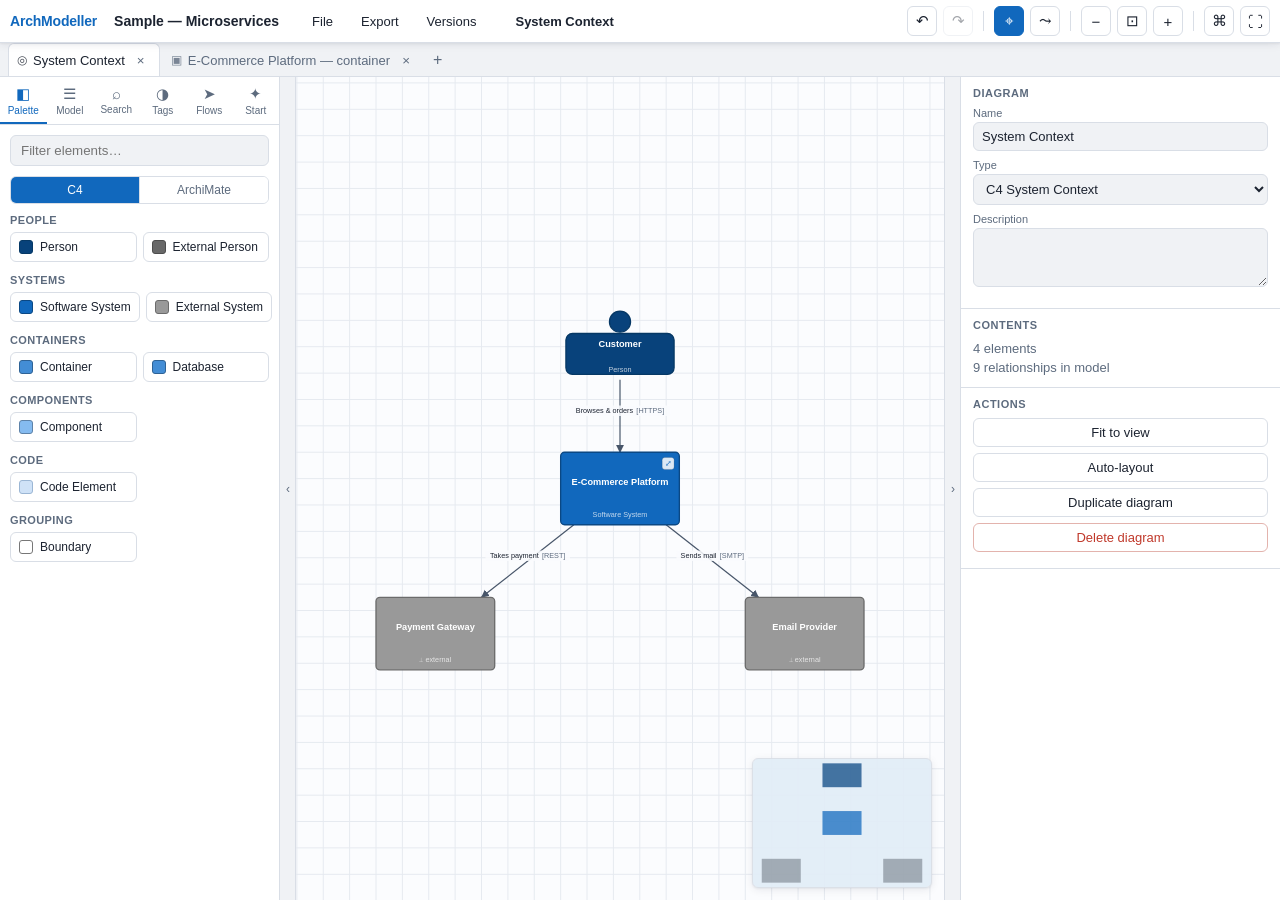
<file: modeller/index.html>
<!doctype html>
<html lang="en" data-theme="light">
<head>
  <meta charset="utf-8" />
  <meta name="viewport" content="width=device-width, initial-scale=1, maximum-scale=1" />
  <title>ArchModeller — C4 &amp; ArchiMate Modelling</title>
  <meta name="description" content="A model-first, static, browser-based architecture modelling tool for C4 and ArchiMate. Runs entirely on GitHub Pages." />
  <link rel="stylesheet" href="styles/main.css" />
  <link rel="icon" href="data:image/svg+xml,%3Csvg xmlns='http://www.w3.org/2000/svg' viewBox='0 0 32 32'%3E%3Crect width='32' height='32' rx='6' fill='%231168bd'/%3E%3Crect x='7' y='7' width='8' height='8' rx='1' fill='%23fff'/%3E%3Crect x='17' y='17' width='8' height='8' rx='1' fill='%2385bbf0'/%3E%3Cpath d='M15 11h6v6' stroke='%23fff' fill='none' stroke-width='1.6'/%3E%3C/svg%3E" />
</head>
<body>
  <div id="root"></div>
  <noscript>This application requires JavaScript. It runs entirely in your browser — no data leaves your device.</noscript>
  <script type="module" src="src/main.js"></script>
</body>
</html>
</file>
<file: modeller/styles/main.css>
/* ArchModeller — restrained, professional, architecture-tool styling.
   Light + dark themes via [data-theme]. Designed for readability and
   presentation-quality output. Honours prefers-reduced-motion. */

:root {
  --bg: #f4f6f9;
  --surface: #ffffff;
  --surface-2: #f0f2f5;
  --border: #d9dee6;
  --border-strong: #b9c2cf;
  --text: #1c2330;
  --text-muted: #5d6b7e;
  --accent: #1168bd;
  --accent-weak: #e3eefb;
  --danger: #c0392b;
  --shadow: 0 2px 8px rgba(20, 30, 50, 0.08), 0 1px 2px rgba(20, 30, 50, 0.06);
  --radius: 8px;
  --canvas-bg: #fbfcfe;
  --grid: #e6eaf0;
  --font: -apple-system, BlinkMacSystemFont, "Segoe UI", Roboto, Helvetica, Arial, sans-serif;
}
[data-theme="dark"] {
  --bg: #0f141b;
  --surface: #171e28;
  --surface-2: #1e2733;
  --border: #2a3543;
  --border-strong: #3a4757;
  --text: #e6ecf3;
  --text-muted: #9aa7b8;
  --accent: #4a9eea;
  --accent-weak: #1b2a3d;
  --canvas-bg: #121821;
  --grid: #1e2833;
  --shadow: 0 2px 10px rgba(0, 0, 0, 0.4);
}

* { box-sizing: border-box; }
html, body { height: 100%; margin: 0; }
body { font-family: var(--font); color: var(--text); background: var(--bg); font-size: 14px; -webkit-font-smoothing: antialiased; }
#root { height: 100vh; }
button { font-family: inherit; cursor: pointer; }
:focus-visible { outline: 2px solid var(--accent); outline-offset: 1px; }

@media (prefers-reduced-motion: reduce) {
  * { transition: none !important; animation: none !important; }
}

.app { display: grid; grid-template-rows: auto auto 1fr; height: 100vh; }
.app.fullscreen .topbar, .app.fullscreen .diagram-tabs, .app.fullscreen .left-panel, .app.fullscreen .right-panel,
.app.fullscreen .panel-toggle { display: none; }

/* ---- top bar ---- */
.topbar { display: flex; align-items: center; gap: 14px; padding: 6px 10px; background: var(--surface); border-bottom: 1px solid var(--border); box-shadow: var(--shadow); z-index: 20; }
.tb-group { display: flex; align-items: center; gap: 6px; }
.tb-group.right { margin-left: auto; }
.brand { font-weight: 700; color: var(--accent); letter-spacing: -0.2px; padding-right: 4px; }
.workspace-name { border: 1px solid transparent; background: transparent; color: var(--text); font-size: 14px; font-weight: 600; padding: 4px 6px; border-radius: 6px; width: 180px; }
.workspace-name:hover { border-color: var(--border); }
.workspace-name:focus { border-color: var(--accent); background: var(--surface); }

.menu { position: relative; }
.menu-btn { background: transparent; border: 1px solid transparent; color: var(--text); padding: 5px 10px; border-radius: 6px; font-size: 13px; }
.menu-btn:hover { background: var(--surface-2); }
.menu-list { position: absolute; top: 100%; left: 0; min-width: 220px; background: var(--surface); border: 1px solid var(--border); border-radius: var(--radius); box-shadow: var(--shadow); padding: 4px; display: none; z-index: 50; }
.menu.open .menu-list { display: block; }
.menu-item { display: block; width: 100%; text-align: left; background: transparent; border: 0; color: var(--text); padding: 7px 10px; border-radius: 5px; font-size: 13px; }
.menu-item:hover { background: var(--accent-weak); }
.menu-sep { height: 1px; background: var(--border); margin: 4px 2px; }

.breadcrumb { display: flex; align-items: center; gap: 4px; flex: 1; overflow: hidden; padding: 0 8px; }
.crumb { background: transparent; border: 0; color: var(--text-muted); padding: 3px 6px; border-radius: 5px; font-size: 13px; white-space: nowrap; }
.crumb:hover { background: var(--surface-2); color: var(--text); }
.crumb.current { color: var(--text); font-weight: 600; }
.crumb-sep { color: var(--border-strong); }

.tool-btn { width: 30px; height: 30px; border: 1px solid var(--border); background: var(--surface); color: var(--text); border-radius: 6px; font-size: 15px; display: inline-flex; align-items: center; justify-content: center; }
.tool-btn:hover:not(:disabled) { background: var(--surface-2); border-color: var(--border-strong); }
.tool-btn.active { background: var(--accent); color: #fff; border-color: var(--accent); }
.tool-btn:disabled { opacity: 0.4; cursor: default; }
.tb-sep { width: 1px; height: 20px; background: var(--border); margin: 0 4px; }

/* ---- diagram tabs ---- */
.diagram-tabs { display: flex; align-items: stretch; gap: 2px; background: var(--surface-2); border-bottom: 1px solid var(--border); padding: 0 8px; overflow-x: auto; min-height: 34px; }
.dtab { display: flex; align-items: center; gap: 6px; padding: 4px 8px; border: 1px solid transparent; border-bottom: none; border-radius: 6px 6px 0 0; color: var(--text-muted); white-space: nowrap; }
.dtab.active { background: var(--surface); color: var(--text); border-color: var(--border); border-bottom: 1px solid var(--surface); margin-bottom: -1px; }
.dtab-name { cursor: pointer; font-size: 13px; }
.dtab-kind { font-size: 12px; opacity: 0.8; }
.dtab-x, .dtab-add { background: transparent; border: 0; color: var(--text-muted); border-radius: 4px; width: 20px; height: 22px; }
.dtab-x:hover { background: var(--border); color: var(--danger); }
.dtab-add { font-size: 16px; align-self: center; }
.dtab-add:hover { background: var(--border); color: var(--text); }

/* ---- main layout ---- */
.main { display: grid; grid-template-columns: 280px auto 1fr auto 320px; position: relative; overflow: hidden; }
.app.left-collapsed .main { grid-template-columns: 0 auto 1fr auto 320px; }
.app.right-collapsed .main { grid-template-columns: 280px auto 1fr auto 0; }
.app.left-collapsed.right-collapsed .main { grid-template-columns: 0 auto 1fr auto 0; }
.left-panel, .right-panel { background: var(--surface); overflow-y: auto; overflow-x: hidden; }
.left-panel { border-right: 1px solid var(--border); }
.right-panel { border-left: 1px solid var(--border); }
.app.left-collapsed .left-panel, .app.right-collapsed .right-panel { display: none; }

.panel-toggle { width: 16px; background: var(--surface-2); border: none; border-right: 1px solid var(--border); color: var(--text-muted); font-size: 12px; }
.panel-toggle.right { border-right: none; border-left: 1px solid var(--border); }
.panel-toggle:hover { background: var(--border); color: var(--text); }

.canvas-host { position: relative; background: var(--canvas-bg); overflow: hidden; }
.canvas-svg { width: 100%; height: 100%; display: block; cursor: default; touch-action: none; }

/* ---- tabs in left panel ---- */
.tab-bar { display: flex; border-bottom: 1px solid var(--border); position: sticky; top: 0; background: var(--surface); z-index: 5; }
.tab { flex: 1; background: transparent; border: 0; border-bottom: 2px solid transparent; color: var(--text-muted); padding: 8px 2px 6px; display: flex; flex-direction: column; align-items: center; gap: 2px; font-size: 10px; }
.tab .tab-icon { font-size: 15px; }
.tab:hover { background: var(--surface-2); color: var(--text); }
.tab.active { color: var(--accent); border-bottom-color: var(--accent); }
.tab-body { padding: 10px; }

.panel-search { width: 100%; padding: 7px 10px; border: 1px solid var(--border); border-radius: 6px; background: var(--surface-2); color: var(--text); margin-bottom: 10px; }
.panel-hint { font-size: 12px; color: var(--text-muted); background: var(--surface-2); border-radius: 6px; padding: 8px 10px; margin-bottom: 10px; line-height: 1.4; }
.panel-empty { color: var(--text-muted); padding: 24px 16px; text-align: center; }
.muted { color: var(--text-muted); font-size: 12px; }
.muted.pad { padding: 10px 4px; }

.seg { display: flex; gap: 0; margin-bottom: 10px; border: 1px solid var(--border); border-radius: 6px; overflow: hidden; }
.seg.small .seg-btn { font-size: 11px; padding: 4px; }
.seg-btn { flex: 1; background: var(--surface); border: 0; color: var(--text-muted); padding: 6px; font-size: 12px; }
.seg-btn + .seg-btn { border-left: 1px solid var(--border); }
.seg-btn.active { background: var(--accent); color: #fff; }

/* ---- palette ---- */
.palette-group { margin-bottom: 12px; }
.palette-group-title { font-size: 11px; text-transform: uppercase; letter-spacing: 0.4px; color: var(--text-muted); margin: 6px 0; display: flex; align-items: center; gap: 6px; font-weight: 600; }
.group-swatch { width: 10px; height: 10px; border-radius: 2px; display: inline-block; border: 1px solid #0002; }
.palette-grid { display: grid; grid-template-columns: 1fr 1fr; gap: 6px; }
.palette-item { display: flex; align-items: center; gap: 7px; padding: 7px 8px; border: 1px solid var(--border); border-radius: 6px; background: var(--surface); cursor: grab; font-size: 12px; user-select: none; }
.palette-item:hover { border-color: var(--accent); background: var(--accent-weak); }
.palette-item:active { cursor: grabbing; }
.palette-swatch { width: 14px; height: 14px; border-radius: 3px; border: 1px solid; flex-shrink: 0; }
.palette-label { overflow: hidden; text-overflow: ellipsis; white-space: nowrap; }

/* ---- tree ---- */
.tree-group-title { font-size: 11px; text-transform: uppercase; letter-spacing: 0.4px; color: var(--text-muted); margin: 10px 0 4px; font-weight: 600; display: flex; align-items: center; gap: 6px; }
.tree-leaf { display: flex; align-items: center; gap: 7px; padding: 5px 8px; border-radius: 5px; cursor: pointer; font-size: 13px; }
.tree-leaf:hover { background: var(--surface-2); }
.tree-leaf.selected { background: var(--accent-weak); }
.tree-dot { width: 11px; height: 11px; border-radius: 3px; border: 1px solid #0003; flex-shrink: 0; }
.tree-name { flex: 1; overflow: hidden; text-overflow: ellipsis; white-space: nowrap; }
.tree-add { background: transparent; border: 1px solid var(--border); color: var(--text-muted); border-radius: 4px; width: 20px; height: 20px; font-size: 13px; line-height: 1; }
.tree-add:hover { background: var(--accent); color: #fff; border-color: var(--accent); }

/* ---- search ---- */
.search-row { display: flex; align-items: center; gap: 8px; width: 100%; text-align: left; background: transparent; border: 0; padding: 7px 8px; border-radius: 5px; color: var(--text); }
.search-row:hover { background: var(--surface-2); }
.search-name { flex: 1; font-size: 13px; }
.search-sub { font-size: 11px; color: var(--text-muted); }

/* ---- overlays / flows ---- */
.overlay-group { margin-bottom: 14px; }
.overlay-group-title { font-size: 11px; text-transform: uppercase; letter-spacing: 0.4px; color: var(--text-muted); margin-bottom: 6px; font-weight: 600; }
.overlay-row { display: flex; align-items: center; gap: 7px; padding: 4px 2px; font-size: 13px; cursor: pointer; }
.flow-card { border: 1px solid var(--border); border-radius: 8px; padding: 10px; margin-bottom: 10px; background: var(--surface-2); }
.flow-card.active { border-color: var(--accent); }
.flow-head { display: flex; justify-content: space-between; align-items: center; margin-bottom: 6px; }
.flow-name { font-weight: 600; }
.flow-steps { margin: 0 0 8px; padding-left: 18px; font-size: 12px; }
.flow-step { padding: 3px 4px; border-radius: 4px; cursor: pointer; }
.flow-step:hover { background: var(--surface); }
.flow-step.active { background: var(--accent); color: #fff; }
.flow-controls { display: flex; gap: 4px; flex-wrap: wrap; }

.template-row { display: block; width: 100%; text-align: left; background: var(--surface); border: 1px solid var(--border); border-radius: 6px; padding: 9px 10px; margin-bottom: 6px; color: var(--text); font-size: 13px; }
.template-row:hover { border-color: var(--accent); background: var(--accent-weak); }

/* ---- right panel / properties ---- */
.prop-section { padding: 10px 12px; border-bottom: 1px solid var(--border); }
.prop-section-title { font-size: 11px; text-transform: uppercase; letter-spacing: 0.5px; color: var(--text-muted); margin: 0 0 8px; }
.type-chip { display: inline-block; font-size: 11px; padding: 3px 8px; border-radius: 20px; background: var(--accent-weak); color: var(--accent); margin-bottom: 8px; font-weight: 600; }
.type-chip[data-notation="archimate"] { background: #efe3ff; color: #7a4fb3; }
[data-theme="dark"] .type-chip[data-notation="archimate"] { background: #2a1f3d; color: #c19ee8; }
.field { display: block; margin-bottom: 8px; }
.field-label { display: block; font-size: 11px; color: var(--text-muted); margin-bottom: 3px; }
.field input, .field select, .field textarea, .modal-input { width: 100%; padding: 6px 8px; border: 1px solid var(--border); border-radius: 6px; background: var(--surface-2); color: var(--text); font-family: inherit; font-size: 13px; }
.field textarea { resize: vertical; }
.field input:focus, .field select:focus, .field textarea:focus { border-color: var(--accent); background: var(--surface); }
.inline-row { display: flex; gap: 5px; align-items: center; margin-bottom: 5px; }
.inline-row input { flex: 1; padding: 5px 7px; border: 1px solid var(--border); border-radius: 5px; background: var(--surface-2); color: var(--text); }
.meta-key { font-size: 12px; color: var(--text-muted); min-width: 60px; }
.list-row { display: block; width: 100%; text-align: left; background: var(--surface-2); border: 1px solid var(--border); border-radius: 5px; padding: 6px 8px; margin-bottom: 4px; font-size: 12px; color: var(--text); }
.list-row:hover { border-color: var(--accent); }
.link-row { flex: 1; font-size: 12px; color: var(--accent); text-decoration: none; overflow: hidden; text-overflow: ellipsis; }
.stat-row { font-size: 13px; padding: 2px 0; color: var(--text-muted); }
.comment { background: var(--surface-2); border-radius: 6px; padding: 7px 9px; margin-bottom: 6px; }
.comment-body { font-size: 13px; }
.comment-meta { font-size: 10px; color: var(--text-muted); margin-top: 2px; }

.chip-list { display: flex; flex-wrap: wrap; gap: 5px; margin-bottom: 6px; }
.chip { display: inline-flex; align-items: center; gap: 4px; border: 1px solid var(--border-strong); border-radius: 20px; padding: 2px 4px 2px 9px; font-size: 12px; }
.chip-x { background: transparent; border: 0; color: var(--text-muted); font-size: 14px; line-height: 1; padding: 0 4px; border-radius: 50%; }
.chip-x:hover { color: var(--danger); }

.btn { background: var(--surface); border: 1px solid var(--border); border-radius: 6px; padding: 6px 12px; color: var(--text); font-size: 13px; }
.btn:hover { border-color: var(--border-strong); background: var(--surface-2); }
.btn.block { display: block; width: 100%; margin-bottom: 6px; }
.btn.small { padding: 3px 8px; font-size: 12px; }
.btn.primary { background: var(--accent); color: #fff; border-color: var(--accent); }
.btn.primary:hover { filter: brightness(1.08); }
.btn.danger { color: var(--danger); border-color: #e3b3ad; }
.btn.danger:hover { background: #fdecea; }
[data-theme="dark"] .btn.danger:hover { background: #2a1614; }

/* ---- canvas elements ---- */
.grid-line { stroke: var(--grid); stroke-width: 1; }
.node { cursor: move; }
.node .node-name { font-size: 14px; font-weight: 600; }
.node .node-tech, .node .node-type { font-size: 11px; }
.node text { font-family: var(--font); pointer-events: none; }
.node.selected rect, .node.selected path, .node.selected circle, .node.selected ellipse { stroke: var(--accent); stroke-width: 3; }
.node.dim { opacity: 0.18; }
.node.highlight rect, .node.highlight path, .node.highlight circle { stroke: #f59e0b; stroke-width: 3.5; }
.node.boundary { cursor: move; }
.node-boundary-label { font-size: 13px; font-weight: 600; }
.drill-badge rect { fill: rgba(255,255,255,0.85); stroke: #0003; cursor: pointer; }
.drill-badge text { font-size: 12px; fill: #1168bd; cursor: pointer; }
.drill-badge:hover rect { fill: #1168bd; }
.drill-badge:hover text { fill: #fff; }

.edge-line { stroke: #475569; stroke-width: 1.8; fill: none; }
.edge-hit { stroke: transparent; stroke-width: 14; fill: none; cursor: pointer; }
.edge.selected .edge-line { stroke: var(--accent); stroke-width: 2.6; }
.edge.dim { opacity: 0.15; }
.edge.highlight .edge-line { stroke: #f59e0b; stroke-width: 3; }
.edge-label { font-size: 11px; fill: var(--text); font-family: var(--font); pointer-events: none; }
.edge-tech { fill: var(--text-muted); }
.edge-label-bg { fill: var(--canvas-bg); opacity: 0.85; }
[data-theme="dark"] .edge-line { stroke: #94a3b8; }

.marquee { fill: rgba(17,104,189,0.08); stroke: var(--accent); stroke-dasharray: 4 3; stroke-width: 1; }
.connect-preview { stroke: var(--accent); stroke-width: 2; stroke-dasharray: 5 4; }

.minimap { position: absolute; right: 12px; bottom: 12px; width: 180px; height: 130px; background: var(--surface); border: 1px solid var(--border); border-radius: 6px; box-shadow: var(--shadow); opacity: 0.92; }
.minimap-vp { fill: rgba(17,104,189,0.12); stroke: var(--accent); stroke-width: 2; vector-effect: non-scaling-stroke; }

.inline-edit { position: fixed; z-index: 100; border: 2px solid var(--accent); border-radius: 4px; padding: 2px 6px; font-size: 13px; font-family: var(--font); box-shadow: var(--shadow); }

/* ---- command palette ---- */
.cmd-overlay { position: fixed; inset: 0; background: rgba(10,15,25,0.4); display: flex; align-items: flex-start; justify-content: center; padding-top: 12vh; z-index: 200; }
.cmd-overlay[hidden] { display: none; }
.cmd-box { width: min(560px, 92vw); background: var(--surface); border: 1px solid var(--border); border-radius: 10px; box-shadow: var(--shadow); overflow: hidden; }
.cmd-input { width: 100%; border: 0; border-bottom: 1px solid var(--border); padding: 14px 16px; font-size: 15px; background: var(--surface); color: var(--text); }
.cmd-input:focus { outline: none; }
.cmd-list { max-height: 50vh; overflow-y: auto; padding: 6px; }
.cmd-row { display: flex; justify-content: space-between; align-items: center; width: 100%; background: transparent; border: 0; padding: 9px 12px; border-radius: 6px; color: var(--text); text-align: left; }
.cmd-row.active { background: var(--accent-weak); }
.cmd-label { font-size: 14px; }
.cmd-kind { font-size: 11px; color: var(--text-muted); }

/* ---- context menu ---- */
.context-menu { position: fixed; background: var(--surface); border: 1px solid var(--border); border-radius: 8px; box-shadow: var(--shadow); padding: 4px; z-index: 150; min-width: 180px; }
.context-item { display: block; width: 100%; text-align: left; background: transparent; border: 0; padding: 7px 12px; border-radius: 5px; color: var(--text); font-size: 13px; }
.context-item:hover { background: var(--accent-weak); }

/* ---- modal ---- */
.modal-overlay { position: fixed; inset: 0; background: rgba(10,15,25,0.45); display: flex; align-items: center; justify-content: center; z-index: 180; }
.modal-box { width: min(560px, 92vw); max-height: 80vh; overflow-y: auto; background: var(--surface); border-radius: 10px; box-shadow: var(--shadow); }
.modal-head { display: flex; justify-content: space-between; align-items: center; padding: 12px 16px; border-bottom: 1px solid var(--border); }
.modal-head h3 { margin: 0; font-size: 15px; }
.modal-body { padding: 16px; }
.modal-input { margin-bottom: 4px; }
.modal-actions { display: flex; justify-content: flex-end; gap: 8px; margin-top: 14px; }
.diff-title { margin: 12px 0 4px; font-size: 13px; }
.diff-title.added, li.added { color: #1a7f37; }
.diff-title.removed, li.removed { color: var(--danger); }
.diff-title.changed, li.changed { color: #9a6700; }
.diff-list { margin: 0; padding-left: 18px; font-size: 13px; }

/* ---- responsive ---- */
@media (max-width: 900px) {
  .main { grid-template-columns: 0 auto 1fr auto 0; }
  .left-panel, .right-panel { position: absolute; top: 0; bottom: 0; width: 280px; z-index: 30; box-shadow: var(--shadow); }
  .right-panel { right: 0; }
  .app:not(.left-collapsed) .left-panel { display: block; }
  .tab-text { display: none; }
}
</file>
